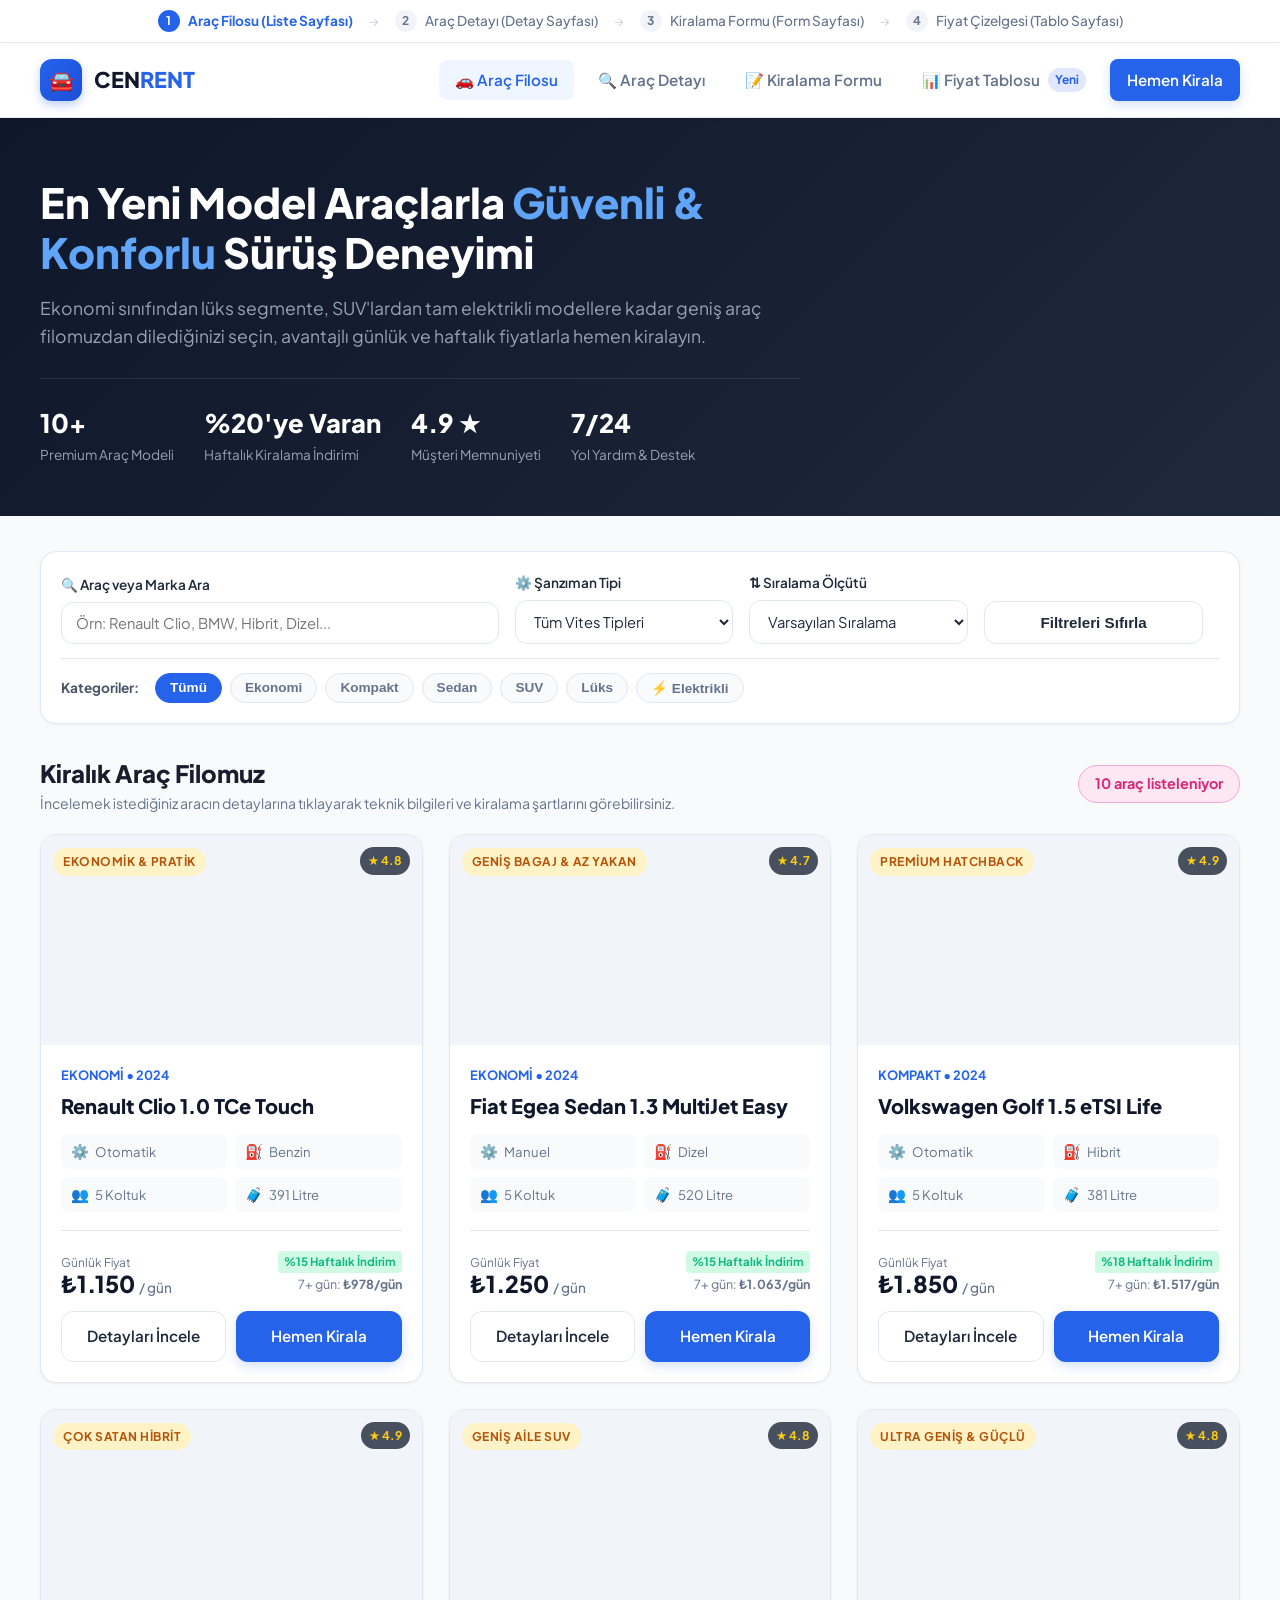
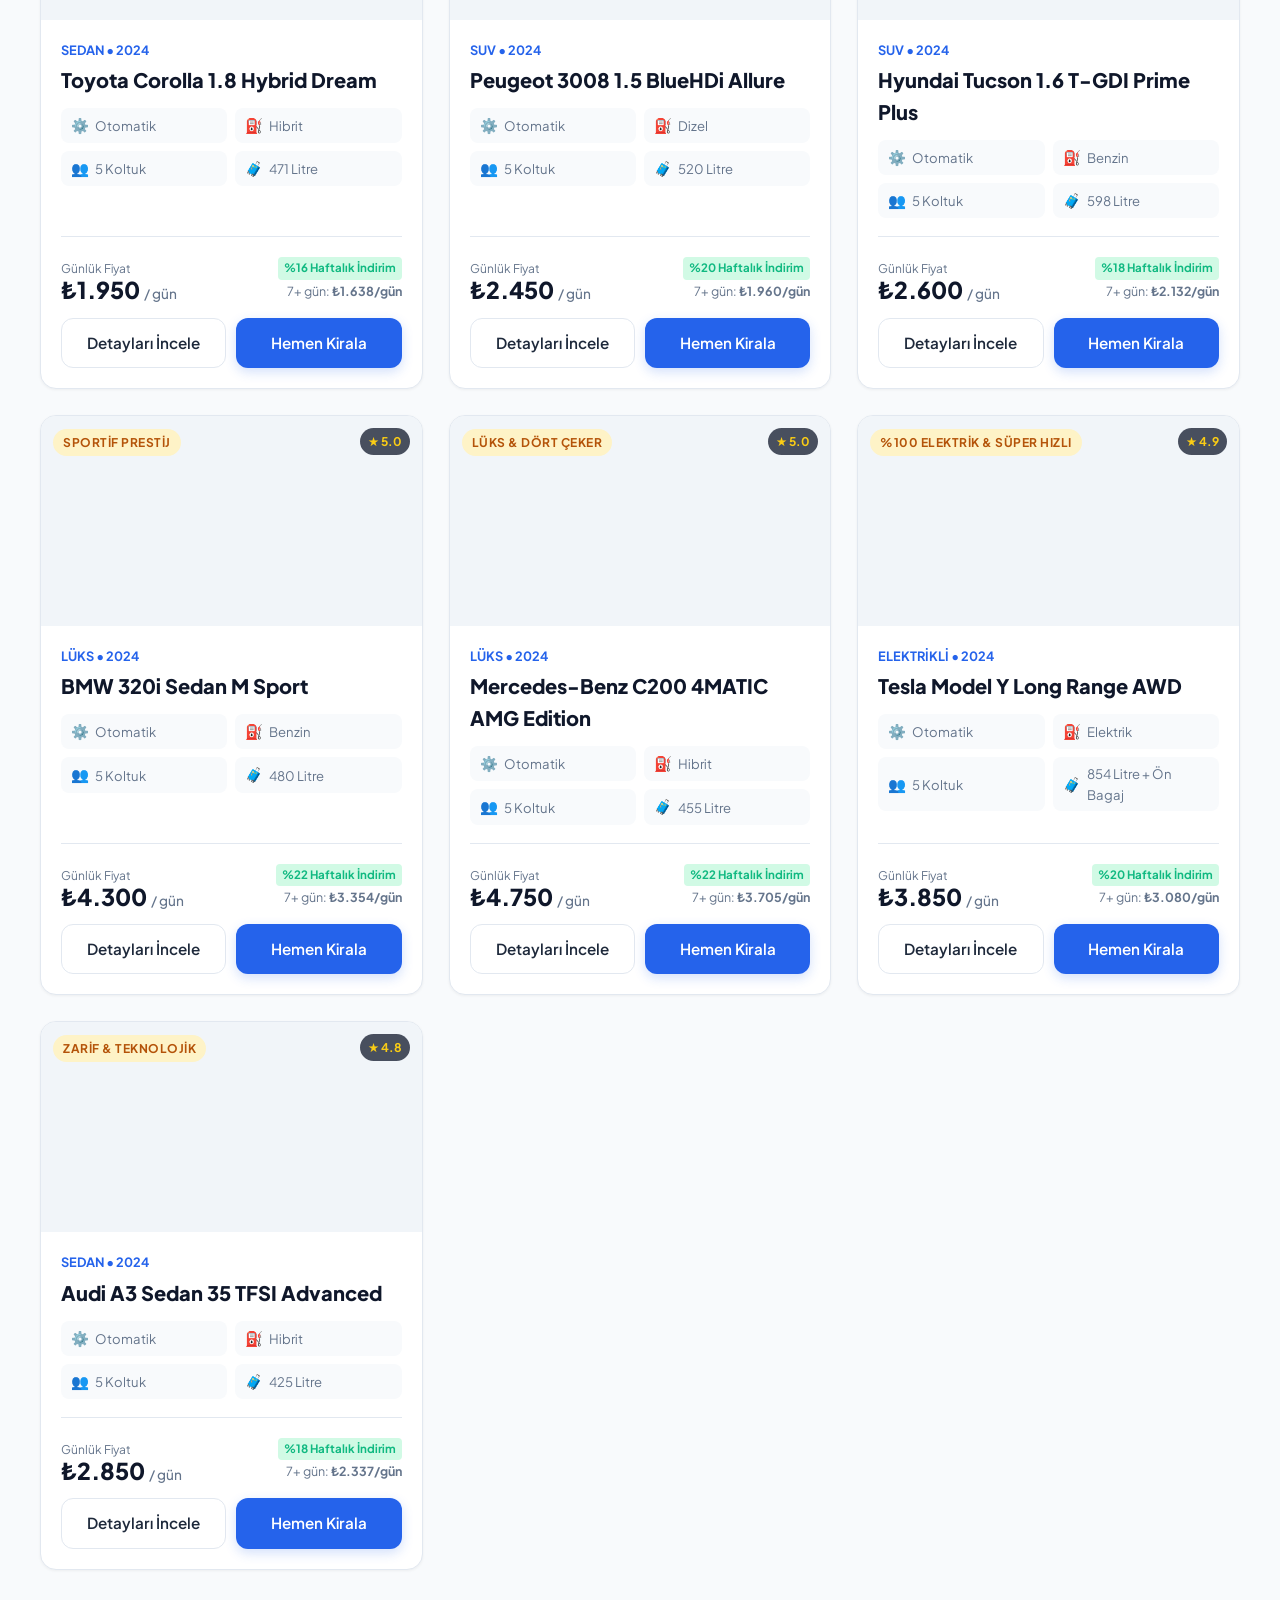
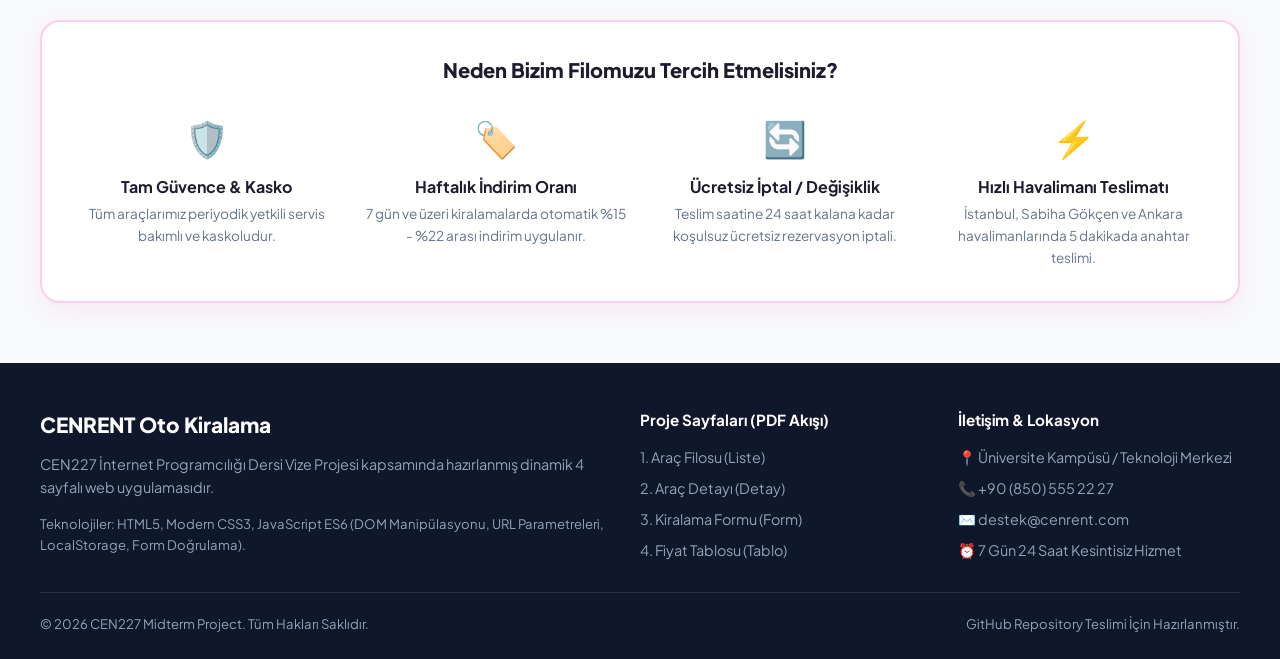
<file: index.html>
<!DOCTYPE html>
<html lang="tr">

<head>
  <meta charset="UTF-8">
  <meta name="viewport" content="width=device-width, initial-scale=1.0">
  <title>Araç Filosu | CEN227 Rent a Car</title>
  <link rel="stylesheet" href="css/style.css">
  <link rel="icon"
    href="data:image/svg+xml,<svg xmlns=%22http://www.w3.org/2000/svg%22 viewBox=%220 0 100 100%22><text y=%22.9em%22 font-size=%2290%22>🚗</text></svg>">
</head>

<body>

  <!-- Proje Akış Çubuğu (PDF Gereksinimi: 1. Liste -> 2. Detay -> 3. Form -> 4. Tablo) -->
  <div class="flow-bar">
    <div class="container">
      <div class="flow-steps">
        <div class="flow-step active" data-page="index.html">
          <div class="flow-step-num">1</div>
          <span>Araç Filosu (Liste Sayfası)</span>
        </div>
        <div class="flow-divider">→</div>
        <div class="flow-step" data-page="detail.html">
          <div class="flow-step-num">2</div>
          <span>Araç Detayı (Detay Sayfası)</span>
        </div>
        <div class="flow-divider">→</div>
        <div class="flow-step" data-page="booking.html">
          <div class="flow-step-num">3</div>
          <span>Kiralama Formu (Form Sayfası)</span>
        </div>
        <div class="flow-divider">→</div>
        <div class="flow-step" data-page="pricing.html">
          <div class="flow-step-num">4</div>
          <span>Fiyat Çizelgesi (Tablo Sayfası)</span>
        </div>
      </div>
    </div>
  </div>

  <!-- Ana Navigasyon Çubuğu -->
  <header class="navbar">
    <div class="container nav-container">
      <a href="index.html" class="brand-logo">
        <div class="brand-icon">🚘</div>
        <div class="brand-text">CEN<span>RENT</span></div>
      </a>

      <button class="mobile-toggle" aria-label="Menüyü Aç/Kapat">☰</button>

      <ul class="nav-links">
        <li><a href="index.html" class="active">🚗 Araç Filosu</a></li>
        <li><a href="detail.html?id=1">🔍 Araç Detayı</a></li>
        <li><a href="booking.html">📝 Kiralama Formu</a></li>
        <li><a href="pricing.html">📊 Fiyat Tablosu <span class="nav-badge">Yeni</span></a></li>
        <li><a href="booking.html" class="btn btn-sm btn-primary nav-cta">Hemen Kirala</a></li>
      </ul>
    </div>
  </header>

  <!-- Hero Bölümü -->
  <section class="hero-section">
    <div class="container">
      <div class="hero-content">
        <h1 class="hero-title">En Yeni Model Araçlarla <span>Güvenli & Konforlu</span> Sürüş Deneyimi</h1>
        <p class="hero-desc">Ekonomi sınıfından lüks segmente, SUV'lardan tam elektrikli modellere kadar geniş araç
          filomuzdan dilediğinizi seçin, avantajlı günlük ve haftalık fiyatlarla hemen kiralayın.</p>

        <div class="hero-stats">
          <div class="hero-stat-item">
            <h3>10+</h3>
            <p>Premium Araç Modeli</p>
          </div>
          <div class="hero-stat-item">
            <h3>%20'ye Varan</h3>
            <p>Haftalık Kiralama İndirimi</p>
          </div>
          <div class="hero-stat-item">
            <h3>4.9 ★</h3>
            <p>Müşteri Memnuniyeti</p>
          </div>
          <div class="hero-stat-item">
            <h3>7/24</h3>
            <p>Yol Yardım & Destek</p>
          </div>
        </div>
      </div>
    </div>
  </section>

  <!-- Filtreler ve Araç Listesi Ana İçeriği -->
  <main class="container" style="margin-top: 35px;">

    <!-- Arama ve Filtreleme Kartı -->
    <div class="filter-card">
      <div class="filter-grid">
        <div class="form-group">
          <label class="form-label" for="fleet-search">🔍 Araç veya Marka Ara</label>
          <input type="text" id="fleet-search" class="form-control"
            placeholder="Örn: Renault Clio, BMW, Hibrit, Dizel...">
        </div>

        <div class="form-group">
          <label class="form-label" for="transmission-filter">⚙️ Şanzıman Tipi</label>
          <select id="transmission-filter" class="form-select">
            <option value="all">Tüm Vites Tipleri</option>
            <option value="Otomatik">Yalnızca Otomatik</option>
            <option value="Manuel">Yalnızca Manuel</option>
          </select>
        </div>

        <div class="form-group">
          <label class="form-label" for="sort-select">⇅ Sıralama Ölçütü</label>
          <select id="sort-select" class="form-select">
            <option value="default">Varsayılan Sıralama</option>
            <option value="price-asc">Fiyat: Düşükten Yükseğe</option>
            <option value="price-desc">Fiyat: Yüksekten Düşüğe</option>
            <option value="rating-desc">En Yüksek Puanlılar</option>
            <option value="brand-asc">Marka Adına Göre (A-Z)</option>
          </select>
        </div>

        <div>
          <button id="clear-filters-btn" class="btn btn-outline" style="width: 100%;">
            Filtreleri Sıfırla
          </button>
        </div>
      </div>

      <!-- Kategori Hap Butonları -->
      <div class="category-pills">
        <span
          style="font-size: 0.85rem; font-weight: 700; color: #475569; align-self: center; margin-right: 8px;">Kategoriler:</span>
        <button class="pill-btn active" data-category="all">Tümü</button>
        <button class="pill-btn" data-category="Ekonomi">Ekonomi</button>
        <button class="pill-btn" data-category="Kompakt">Kompakt</button>
        <button class="pill-btn" data-category="Sedan">Sedan</button>
        <button class="pill-btn" data-category="SUV">SUV</button>
        <button class="pill-btn" data-category="Lüks">Lüks</button>
        <button class="pill-btn" data-category="Elektrikli">⚡ Elektrikli</button>
      </div>
    </div>

    <!-- Sonuç Başlığı ve Sayaç -->
    <div
      style="display: flex; justify-content: space-between; align-items: center; margin-bottom: 20px; flex-wrap: wrap; gap: 12px;">
      <div>
        <h2 style="font-size: 1.5rem; font-weight: 800; color: #1e1b2e;">Kiralık Araç Filomuz</h2>
        <p style="font-size: 0.88rem; color: #64748b;">İncelemek istediğiniz aracın detaylarına tıklayarak teknik
          bilgileri ve kiralama şartlarını görebilirsiniz.</p>
      </div>
      <div id="fleet-result-count"
        style="font-size: 0.9rem; font-weight: 700; color: #db2777; background: #fce7f3; border: 1.5px solid #f9a8d4; padding: 6px 16px; border-radius: 20px;">
        Yükleniyor...
      </div>
    </div>

    <!-- Dinamik Araç Kartları Grid (fleet.js tarafından doldurulur) -->
    <div id="fleet-grid-container" class="car-grid">
      <!-- JavaScript dinamik kart render alanı -->
    </div>

    <!-- Avantajlar Bilgi Kutusu -->
    <div
      style="background: #ffffff; border: 2px solid #fbcfe8; border-radius: 20px; padding: 32px; margin-bottom: 60px; box-shadow: 0 8px 24px rgba(244, 114, 182, 0.12);">
      <h3 style="font-size: 1.25rem; font-weight: 800; color: #1e1b2e; margin-bottom: 24px; text-align: center;">
        Neden Bizim Filomuzu Tercih Etmelisiniz?</h3>
      <div
        style="display: grid; grid-template-columns: repeat(auto-fit, minmax(220px, 1fr)); gap: 24px; text-align: center;">
        <div>
          <div style="font-size: 2.2rem; margin-bottom: 8px;">🛡️</div>
          <h4 style="font-weight: 700; font-size: 1rem; margin-bottom: 4px; color: #1e1b2e;">Tam Güvence & Kasko
          </h4>
          <p style="font-size: 0.85rem; color: #64748b;">Tüm araçlarımız periyodik yetkili servis bakımlı ve
            kaskoludur.</p>
        </div>
        <div>
          <div style="font-size: 2.2rem; margin-bottom: 8px;">🏷️</div>
          <h4 style="font-weight: 700; font-size: 1rem; margin-bottom: 4px; color: #1e1b2e;">Haftalık İndirim
            Oranı</h4>
          <p style="font-size: 0.85rem; color: #64748b;">7 gün ve üzeri kiralamalarda otomatik %15 - %22 arası
            indirim uygulanır.</p>
        </div>
        <div>
          <div style="font-size: 2.2rem; margin-bottom: 8px;">🔄</div>
          <h4 style="font-weight: 700; font-size: 1rem; margin-bottom: 4px; color: #1e1b2e;">Ücretsiz İptal /
            Değişiklik</h4>
          <p style="font-size: 0.85rem; color: #64748b;">Teslim saatine 24 saat kalana kadar koşulsuz ücretsiz
            rezervasyon iptali.</p>
        </div>
        <div>
          <div style="font-size: 2.2rem; margin-bottom: 8px;">⚡</div>
          <h4 style="font-weight: 700; font-size: 1rem; margin-bottom: 4px; color: #1e1b2e;">Hızlı Havalimanı
            Teslimatı</h4>
          <p style="font-size: 0.85rem; color: #64748b;">İstanbul, Sabiha Gökçen ve Ankara havalimanlarında 5
            dakikada anahtar teslimi.</p>
        </div>
      </div>
    </div>

  </main>

  <!-- Alt Bilgi (Footer) -->
  <footer class="footer">
    <div class="container">
      <div class="footer-grid">
        <div class="footer-brand">
          <h4>CENRENT Oto Kiralama</h4>
          <p>CEN227 İnternet Programcılığı Dersi Vize Projesi kapsamında hazırlanmış dinamik 4 sayfalı web
            uygulamasıdır.</p>
          <div style="margin-top: 14px; font-size: 0.82rem; color: #94a3b8;">
            Teknolojiler: HTML5, Modern CSS3, JavaScript ES6 (DOM Manipülasyonu, URL Parametreleri, LocalStorage, Form
            Doğrulama).
          </div>
        </div>
        <div class="footer-links">
          <h5>Proje Sayfaları (PDF Akışı)</h5>
          <ul>
            <li><a href="index.html">1. Araç Filosu (Liste)</a></li>
            <li><a href="detail.html?id=1">2. Araç Detayı (Detay)</a></li>
            <li><a href="booking.html">3. Kiralama Formu (Form)</a></li>
            <li><a href="pricing.html">4. Fiyat Tablosu (Tablo)</a></li>
          </ul>
        </div>
        <div class="footer-links">
          <h5>İletişim & Lokasyon</h5>
          <ul>
            <li>📍 Üniversite Kampüsü / Teknoloji Merkezi</li>
            <li>📞 +90 (850) 555 22 27</li>
            <li>✉️ destek@cenrent.com</li>
            <li>⏰ 7 Gün 24 Saat Kesintisiz Hizmet</li>
          </ul>
        </div>
      </div>
      <div class="footer-bottom">
        <div>&copy; 2026 CEN227 Midterm Project. Tüm Hakları Saklıdır.</div>
        <div>GitHub Repository Teslimi İçin Hazırlanmıştır.</div>
      </div>
    </div>
  </footer>

  <!-- Scriptler -->
  <script src="js/cars-data.js"></script>
  <script src="js/main.js"></script>
  <script src="js/fleet.js"></script>
</body>

</html>
</file>
<file: css/style.css>
/* 
  CEN227 Internet Programming Midterm Project
  Modern CSS Stylesheet (style.css)
*/

@import url('https://fonts.googleapis.com/css2?family=Plus+Jakarta+Sans:wght@300;400;500;600;700;800&display=swap');

:root {
  --primary: #2563eb;
  --primary-hover: #1d4ed8;
  --primary-light: #eff6ff;
  --primary-border: #bfdbfe;
  --accent: #f59e0b;
  --accent-light: #fef3c7;
  --success: #10b981;
  --success-light: #d1fae5;
  --danger: #ef4444;
  --danger-light: #fee2e2;
  --dark: #0f172a;
  --dark-surface: #1e293b;
  --text-main: #1e293b;
  --text-muted: #64748b;
  --bg-light: #f8fafc;
  --bg-white: #ffffff;
  --border-color: #e2e8f0;
  --border-focus: #3b82f6;
  --radius-sm: 8px;
  --radius-md: 12px;
  --radius-lg: 16px;
  --radius-xl: 24px;
  --shadow-sm: 0 1px 3px rgba(0,0,0,0.05);
  --shadow-md: 0 4px 6px -1px rgba(0,0,0,0.08), 0 2px 4px -2px rgba(0,0,0,0.05);
  --shadow-lg: 0 10px 25px -5px rgba(0,0,0,0.08), 0 8px 10px -6px rgba(0,0,0,0.04);
  --shadow-xl: 0 20px 30px -10px rgba(37,99,235,0.15);
  --transition: all 0.25s ease-in-out;
}

* {
  margin: 0;
  padding: 0;
  box-sizing: border-box;
}

body {
  font-family: 'Plus Jakarta Sans', -apple-system, BlinkMacSystemFont, "Segoe UI", Roboto, sans-serif;
  color: var(--text-main);
  background-color: var(--bg-light);
  line-height: 1.6;
  min-height: 100vh;
  display: flex;
  flex-direction: column;
}

a {
  color: inherit;
  text-decoration: none;
  transition: var(--transition);
}

img {
  max-width: 100%;
  height: auto;
  display: block;
}

.container {
  width: 100%;
  max-width: 1240px;
  margin: 0 auto;
  padding: 0 20px;
}

/* ==========================================================================
   Navigation Bar
   ========================================================================== */
.navbar {
  background-color: #ffffff;
  border-bottom: 1px solid var(--border-color);
  position: sticky;
  top: 0;
  z-index: 1000;
  box-shadow: var(--shadow-sm);
}

.nav-container {
  display: flex;
  align-items: center;
  justify-content: space-between;
  height: 74px;
}

.brand-logo {
  display: flex;
  align-items: center;
  gap: 12px;
  font-weight: 800;
  font-size: 1.35rem;
  color: var(--dark);
}

.brand-icon {
  width: 42px;
  height: 42px;
  background: linear-gradient(135deg, var(--primary), #1d4ed8);
  color: #fff;
  border-radius: var(--radius-md);
  display: flex;
  align-items: center;
  justify-content: center;
  font-size: 1.25rem;
  box-shadow: 0 4px 10px rgba(37,99,235,0.3);
}

.brand-text span {
  color: var(--primary);
}

.nav-links {
  display: flex;
  align-items: center;
  list-style: none;
  gap: 8px;
}

.nav-links a {
  padding: 8px 16px;
  font-weight: 600;
  font-size: 0.95rem;
  color: var(--text-muted);
  border-radius: var(--radius-sm);
  display: flex;
  align-items: center;
  gap: 8px;
}

.nav-links a:hover {
  color: var(--primary);
  background-color: var(--primary-light);
}

.nav-links a.active {
  color: var(--primary);
  background-color: var(--primary-light);
}

.nav-badge {
  font-size: 0.75rem;
  background-color: #e0e7ff;
  color: var(--primary);
  padding: 2px 7px;
  border-radius: 20px;
  font-weight: 700;
}

.nav-cta {
  background-color: var(--primary);
  color: #fff !important;
  box-shadow: 0 4px 12px rgba(37, 99, 235, 0.25);
}

.nav-cta:hover {
  background-color: var(--primary-hover) !important;
  transform: translateY(-1px);
}

.mobile-toggle {
  display: none;
  background: none;
  border: none;
  font-size: 1.5rem;
  cursor: pointer;
  color: var(--dark);
}

/* Flow Step Indicator (PDF Flow: Liste -> Detay -> Form -> Tablo) */
.flow-bar {
  background: #ffffff;
  border-bottom: 1px solid var(--border-color);
  padding: 10px 0;
  font-size: 0.85rem;
}

.flow-steps {
  display: flex;
  align-items: center;
  justify-content: center;
  gap: 16px;
  flex-wrap: wrap;
}

.flow-step {
  display: flex;
  align-items: center;
  gap: 8px;
  color: var(--text-muted);
  font-weight: 500;
}

.flow-step.active {
  color: var(--primary);
  font-weight: 700;
}

.flow-step-num {
  width: 22px;
  height: 22px;
  border-radius: 50%;
  background: #f1f5f9;
  display: flex;
  align-items: center;
  justify-content: center;
  font-size: 0.75rem;
  font-weight: 700;
}

.flow-step.active .flow-step-num {
  background: var(--primary);
  color: #fff;
}

.flow-divider {
  color: #cbd5e1;
}

/* ==========================================================================
   Buttons & Badges
   ========================================================================== */
.btn {
  display: inline-flex;
  align-items: center;
  justify-content: center;
  gap: 8px;
  padding: 12px 22px;
  font-size: 0.95rem;
  font-weight: 600;
  border-radius: var(--radius-md);
  border: 1px solid transparent;
  cursor: pointer;
  transition: var(--transition);
  text-align: center;
}

.btn-primary {
  background-color: var(--primary);
  color: #fff;
  box-shadow: 0 4px 12px rgba(37, 99, 235, 0.2);
}

.btn-primary:hover {
  background-color: var(--primary-hover);
  box-shadow: 0 6px 16px rgba(37, 99, 235, 0.3);
  transform: translateY(-2px);
}

.btn-outline {
  background-color: transparent;
  border-color: var(--border-color);
  color: var(--text-main);
}

.btn-outline:hover {
  border-color: var(--primary);
  color: var(--primary);
  background-color: var(--primary-light);
}

.btn-outline-primary {
  background-color: transparent;
  border-color: var(--primary);
  color: var(--primary);
}

.btn-outline-primary:hover {
  background-color: var(--primary);
  color: #ffffff;
}

.btn-sm {
  padding: 7px 14px;
  font-size: 0.85rem;
  border-radius: var(--radius-sm);
}

.btn-block {
  width: 100%;
}

.badge {
  display: inline-flex;
  align-items: center;
  gap: 5px;
  padding: 4px 10px;
  font-size: 0.75rem;
  font-weight: 700;
  border-radius: 30px;
  text-transform: uppercase;
  letter-spacing: 0.5px;
}

.badge-primary {
  background-color: var(--primary-light);
  color: var(--primary);
}

.badge-accent {
  background-color: var(--accent-light);
  color: #b45309;
}

.badge-success {
  background-color: var(--success-light);
  color: #047857;
}

.badge-dark {
  background-color: var(--dark);
  color: #fff;
}

/* ==========================================================================
   Page Headers & Hero Sections
   ========================================================================== */
.hero-section {
  background: linear-gradient(135deg, #0f172a 0%, #1e293b 100%);
  color: #ffffff;
  padding: 60px 0 50px;
  position: relative;
  overflow: hidden;
}

.hero-content {
  max-width: 760px;
}

.hero-subtitle {
  display: inline-block;
  background: rgba(37, 99, 235, 0.25);
  color: #93c5fd;
  border: 1px solid rgba(147, 197, 253, 0.3);
  padding: 5px 14px;
  border-radius: 30px;
  font-size: 0.85rem;
  font-weight: 600;
  margin-bottom: 16px;
}

.hero-title {
  font-size: 2.6rem;
  font-weight: 800;
  line-height: 1.2;
  margin-bottom: 16px;
}

.hero-title span {
  color: #60a5fa;
}

.hero-desc {
  font-size: 1.1rem;
  color: #94a3b8;
  margin-bottom: 24px;
}

.hero-stats {
  display: flex;
  gap: 30px;
  margin-top: 28px;
  border-top: 1px solid rgba(255,255,255,0.1);
  padding-top: 24px;
}

.hero-stat-item h3 {
  font-size: 1.6rem;
  font-weight: 800;
  color: #ffffff;
}

.hero-stat-item p {
  font-size: 0.85rem;
  color: #94a3b8;
}

/* Standard Page Title Header */
.page-header {
  background-color: #ffffff;
  border-bottom: 1px solid var(--border-color);
  padding: 36px 0;
  margin-bottom: 36px;
}

.page-header-content {
  display: flex;
  justify-content: space-between;
  align-items: center;
  flex-wrap: wrap;
  gap: 16px;
}

.page-title {
  font-size: 1.85rem;
  font-weight: 800;
  color: var(--dark);
}

.page-subtitle {
  color: var(--text-muted);
  font-size: 0.95rem;
  margin-top: 4px;
}

/* Breadcrumbs */
.breadcrumb {
  display: flex;
  align-items: center;
  gap: 8px;
  font-size: 0.85rem;
  color: var(--text-muted);
  margin-bottom: 10px;
}

.breadcrumb a:hover {
  color: var(--primary);
}

.breadcrumb-separator {
  color: #cbd5e1;
}

/* ==========================================================================
   Filters and Search Bar
   ========================================================================== */
.filter-card {
  background: #ffffff;
  border: 1px solid var(--border-color);
  border-radius: var(--radius-lg);
  padding: 20px;
  margin-bottom: 30px;
  box-shadow: var(--shadow-sm);
}

.filter-grid {
  display: grid;
  grid-template-columns: 2fr 1fr 1fr 1fr auto;
  gap: 16px;
  align-items: end;
}

.form-group {
  display: flex;
  flex-direction: column;
  gap: 6px;
}

.form-label {
  font-size: 0.85rem;
  font-weight: 600;
  color: var(--text-main);
  display: flex;
  align-items: center;
  gap: 6px;
}

.form-control, .form-select {
  width: 100%;
  padding: 11px 14px;
  font-size: 0.92rem;
  font-family: inherit;
  border: 1px solid var(--border-color);
  border-radius: var(--radius-md);
  background-color: #ffffff;
  color: var(--text-main);
  transition: var(--transition);
  outline: none;
}

.form-control:focus, .form-select:focus {
  border-color: var(--border-focus);
  box-shadow: 0 0 0 3px rgba(59, 130, 246, 0.15);
}

.form-hint {
  font-size: 0.78rem;
  color: var(--text-muted);
}

.form-error {
  font-size: 0.8rem;
  color: var(--danger);
  font-weight: 500;
  margin-top: 2px;
  display: none;
}

.form-control.is-invalid, .form-select.is-invalid {
  border-color: var(--danger);
  background-color: #fffafb;
}

.form-control.is-valid, .form-select.is-valid {
  border-color: var(--success);
}

/* Category Filter Pills */
.category-pills {
  display: flex;
  gap: 8px;
  flex-wrap: wrap;
  margin-top: 14px;
  padding-top: 14px;
  border-top: 1px solid var(--border-color);
}

.pill-btn {
  background: var(--bg-light);
  border: 1px solid var(--border-color);
  padding: 6px 14px;
  border-radius: 20px;
  font-size: 0.85rem;
  font-weight: 600;
  color: var(--text-muted);
  cursor: pointer;
  transition: var(--transition);
}

.pill-btn:hover, .pill-btn.active {
  background: var(--primary);
  color: #fff;
  border-color: var(--primary);
}

/* ==========================================================================
   Fleet / Car Cards Grid (Page 1 - Liste)
   ========================================================================== */
.car-grid {
  display: grid;
  grid-template-columns: repeat(auto-fill, minmax(340px, 1fr));
  gap: 26px;
  margin-bottom: 50px;
}

.car-card {
  background: #ffffff;
  border: 1px solid var(--border-color);
  border-radius: var(--radius-lg);
  overflow: hidden;
  box-shadow: var(--shadow-sm);
  transition: var(--transition);
  display: flex;
  flex-direction: column;
  position: relative;
}

.car-card:hover {
  transform: translateY(-6px);
  box-shadow: var(--shadow-xl);
  border-color: var(--primary-border);
}

.car-image-box {
  position: relative;
  height: 210px;
  background-color: #f1f5f9;
  overflow: hidden;
}

.car-image-box img {
  width: 100%;
  height: 100%;
  object-fit: cover;
  transition: transform 0.4s ease;
}

.car-card:hover .car-image-box img {
  transform: scale(1.05);
}

.car-badge-top {
  position: absolute;
  top: 12px;
  left: 12px;
  z-index: 2;
}

.car-rating-top {
  position: absolute;
  top: 12px;
  right: 12px;
  z-index: 2;
  background: rgba(15, 23, 42, 0.75);
  backdrop-filter: blur(4px);
  color: #facc15;
  padding: 4px 8px;
  border-radius: 20px;
  font-size: 0.75rem;
  font-weight: 700;
  display: flex;
  align-items: center;
  gap: 4px;
}

.car-body {
  padding: 20px;
  display: flex;
  flex-direction: column;
  flex-grow: 1;
}

.car-category-sub {
  font-size: 0.8rem;
  font-weight: 700;
  text-transform: uppercase;
  color: var(--primary);
  margin-bottom: 4px;
}

.car-title {
  font-size: 1.25rem;
  font-weight: 800;
  color: var(--dark);
  margin-bottom: 12px;
}

.car-specs-chips {
  display: grid;
  grid-template-columns: repeat(2, 1fr);
  gap: 8px;
  margin-bottom: 18px;
}

.spec-chip {
  display: flex;
  align-items: center;
  gap: 6px;
  font-size: 0.82rem;
  color: var(--text-muted);
  background: var(--bg-light);
  padding: 6px 10px;
  border-radius: var(--radius-sm);
}

.spec-chip i, .spec-chip span.icon {
  font-size: 0.9rem;
  color: var(--primary);
}

.car-price-box {
  margin-top: auto;
  padding-top: 16px;
  border-top: 1px solid var(--border-color);
  display: flex;
  align-items: flex-end;
  justify-content: space-between;
  margin-bottom: 16px;
}

.price-meta {
  font-size: 0.75rem;
  color: var(--text-muted);
}

.price-main {
  font-size: 1.45rem;
  font-weight: 800;
  color: var(--dark);
  line-height: 1;
}

.price-main span {
  font-size: 0.85rem;
  font-weight: 500;
  color: var(--text-muted);
}

.weekly-tag {
  font-size: 0.72rem;
  color: var(--success);
  font-weight: 700;
  background: var(--success-light);
  padding: 2px 6px;
  border-radius: 4px;
  margin-top: 3px;
  display: inline-block;
}

.car-actions {
  display: grid;
  grid-template-columns: 1fr 1fr;
  gap: 10px;
}

/* ==========================================================================
   Detail Page (Page 2 - Detay)
   ========================================================================== */
.detail-layout {
  display: grid;
  grid-template-columns: 1.4fr 1fr;
  gap: 32px;
  margin-bottom: 50px;
}

.detail-main {
  display: flex;
  flex-direction: column;
  gap: 24px;
}

.detail-gallery {
  background: #ffffff;
  border: 1px solid var(--border-color);
  border-radius: var(--radius-lg);
  overflow: hidden;
  box-shadow: var(--shadow-sm);
}

.detail-main-img-box {
  width: 100%;
  height: 380px;
  background: #f1f5f9;
  position: relative;
}

.detail-main-img-box img {
  width: 100%;
  height: 100%;
  object-fit: cover;
}

.detail-card {
  background: #ffffff;
  border: 1px solid var(--border-color);
  border-radius: var(--radius-lg);
  padding: 24px;
  box-shadow: var(--shadow-sm);
}

.detail-card-title {
  font-size: 1.2rem;
  font-weight: 700;
  color: var(--dark);
  margin-bottom: 16px;
  display: flex;
  align-items: center;
  gap: 8px;
}

.specs-grid {
  display: grid;
  grid-template-columns: repeat(auto-fit, minmax(180px, 1fr));
  gap: 16px;
}

.spec-item {
  background: var(--bg-light);
  border-radius: var(--radius-md);
  padding: 14px;
  display: flex;
  flex-direction: column;
  gap: 4px;
}

.spec-item-label {
  font-size: 0.8rem;
  color: var(--text-muted);
  display: flex;
  align-items: center;
  gap: 6px;
}

.spec-item-value {
  font-size: 1rem;
  font-weight: 700;
  color: var(--dark);
}

.features-list {
  display: grid;
  grid-template-columns: repeat(auto-fit, minmax(220px, 1fr));
  gap: 12px;
  list-style: none;
}

.features-list li {
  display: flex;
  align-items: center;
  gap: 10px;
  font-size: 0.9rem;
  color: var(--text-main);
  background: var(--bg-light);
  padding: 10px 14px;
  border-radius: var(--radius-sm);
}

.features-list li span.check {
  color: var(--success);
  font-weight: 800;
  font-size: 1rem;
}

/* Detail Sticky Booking Widget */
.detail-sidebar {
  display: flex;
  flex-direction: column;
  gap: 24px;
}

.booking-widget-card {
  background: #ffffff;
  border: 2px solid var(--primary-border);
  border-radius: var(--radius-lg);
  padding: 24px;
  box-shadow: var(--shadow-lg);
  position: sticky;
  top: 90px;
}

.widget-price-head {
  display: flex;
  justify-content: space-between;
  align-items: baseline;
  border-bottom: 1px solid var(--border-color);
  padding-bottom: 16px;
  margin-bottom: 20px;
}

.widget-days-slider {
  margin-bottom: 20px;
}

.slider-label-row {
  display: flex;
  justify-content: space-between;
  font-size: 0.85rem;
  font-weight: 600;
  margin-bottom: 6px;
}

.range-slider {
  width: 100%;
  accent-color: var(--primary);
  height: 6px;
  border-radius: 4px;
  cursor: pointer;
}

.widget-calc-table {
  background: var(--bg-light);
  border-radius: var(--radius-md);
  padding: 14px;
  margin-bottom: 20px;
}

.widget-calc-row {
  display: flex;
  justify-content: space-between;
  font-size: 0.88rem;
  margin-bottom: 8px;
}

.widget-calc-row.total-row {
  border-top: 1px dashed var(--border-color);
  padding-top: 10px;
  margin-top: 10px;
  font-size: 1.05rem;
  font-weight: 800;
  color: var(--dark);
}

.rental-conditions-card {
  background: #ffffff;
  border: 1px solid var(--border-color);
  border-radius: var(--radius-lg);
  padding: 20px;
}

.condition-item {
  display: flex;
  align-items: center;
  gap: 12px;
  padding: 10px 0;
  border-bottom: 1px solid var(--border-color);
}

.condition-item:last-child {
  border-bottom: none;
}

.condition-icon {
  width: 36px;
  height: 36px;
  border-radius: 50%;
  background: var(--primary-light);
  color: var(--primary);
  display: flex;
  align-items: center;
  justify-content: center;
  font-size: 1rem;
}

/* ==========================================================================
   Form Page (Page 3 - Kiralama Formu)
   ========================================================================== */
.booking-layout {
  display: grid;
  grid-template-columns: 1.6fr 1fr;
  gap: 32px;
  margin-bottom: 60px;
}

.form-box {
  background: #ffffff;
  border: 1px solid var(--border-color);
  border-radius: var(--radius-lg);
  padding: 28px;
  box-shadow: var(--shadow-sm);
  margin-bottom: 24px;
}

.form-box-title {
  font-size: 1.2rem;
  font-weight: 700;
  color: var(--dark);
  margin-bottom: 20px;
  display: flex;
  align-items: center;
  gap: 10px;
  border-bottom: 1px solid var(--border-color);
  padding-bottom: 12px;
}

.form-box-title span.step-badge {
  background: var(--primary);
  color: #fff;
  width: 26px;
  height: 26px;
  border-radius: 50%;
  display: inline-flex;
  align-items: center;
  justify-content: center;
  font-size: 0.8rem;
}

.form-row {
  display: grid;
  grid-template-columns: 1fr 1fr;
  gap: 16px;
  margin-bottom: 16px;
}

.form-row.single {
  grid-template-columns: 1fr;
}

/* Checkbox Extras */
.extras-grid {
  display: grid;
  grid-template-columns: 1fr 1fr;
  gap: 14px;
}

.extra-checkbox-card {
  border: 1px solid var(--border-color);
  border-radius: var(--radius-md);
  padding: 14px;
  display: flex;
  align-items: flex-start;
  gap: 12px;
  cursor: pointer;
  transition: var(--transition);
  background: var(--bg-light);
}

.extra-checkbox-card:hover {
  border-color: var(--primary);
  background: #fff;
}

.extra-checkbox-card input[type="checkbox"] {
  margin-top: 4px;
  width: 18px;
  height: 18px;
  accent-color: var(--primary);
}

.extra-info h4 {
  font-size: 0.9rem;
  font-weight: 700;
  color: var(--dark);
}

.extra-info p {
  font-size: 0.78rem;
  color: var(--text-muted);
}

.extra-info .extra-price {
  font-size: 0.85rem;
  font-weight: 700;
  color: var(--primary);
  margin-top: 4px;
}

/* Form Sidebar Summary */
.summary-sticky {
  position: sticky;
  top: 90px;
  display: flex;
  flex-direction: column;
  gap: 20px;
}

.summary-card {
  background: #ffffff;
  border: 1px solid var(--border-color);
  border-radius: var(--radius-lg);
  overflow: hidden;
  box-shadow: var(--shadow-md);
}

.summary-header {
  background: var(--dark);
  color: #fff;
  padding: 18px 20px;
}

.summary-header h3 {
  font-size: 1.15rem;
  font-weight: 700;
}

.summary-body {
  padding: 20px;
}

.summary-car-preview {
  display: flex;
  gap: 14px;
  padding-bottom: 16px;
  border-bottom: 1px solid var(--border-color);
  margin-bottom: 16px;
}

.summary-car-img {
  width: 90px;
  height: 60px;
  border-radius: var(--radius-sm);
  object-fit: cover;
  background: #f1f5f9;
}

.summary-car-info h4 {
  font-size: 1rem;
  font-weight: 800;
  color: var(--dark);
}

.summary-car-info p {
  font-size: 0.8rem;
  color: var(--text-muted);
}

.summary-breakdown {
  display: flex;
  flex-direction: column;
  gap: 10px;
  font-size: 0.88rem;
}

.summary-item {
  display: flex;
  justify-content: space-between;
  color: var(--text-muted);
}

.summary-item.strong {
  color: var(--text-main);
  font-weight: 600;
}

.summary-item.discount {
  color: var(--success);
  font-weight: 600;
}

.summary-total {
  border-top: 2px dashed var(--border-color);
  padding-top: 14px;
  margin-top: 14px;
  display: flex;
  justify-content: space-between;
  align-items: baseline;
}

.summary-total .total-label {
  font-size: 1rem;
  font-weight: 700;
  color: var(--dark);
}

.summary-total .total-amount {
  font-size: 1.6rem;
  font-weight: 800;
  color: var(--primary);
}

/* ==========================================================================
   Table Page (Page 4 - Fiyat Tablosu)
   ========================================================================== */
.stats-overview {
  display: grid;
  grid-template-columns: repeat(auto-fit, minmax(220px, 1fr));
  gap: 20px;
  margin-bottom: 30px;
}

.stat-metric-card {
  background: #ffffff;
  border: 1px solid var(--border-color);
  border-radius: var(--radius-lg);
  padding: 20px;
  display: flex;
  align-items: center;
  gap: 16px;
  box-shadow: var(--shadow-sm);
}

.metric-icon-circle {
  width: 48px;
  height: 48px;
  border-radius: var(--radius-md);
  background: var(--primary-light);
  color: var(--primary);
  display: flex;
  align-items: center;
  justify-content: center;
  font-size: 1.4rem;
}

.metric-info h4 {
  font-size: 0.8rem;
  color: var(--text-muted);
  text-transform: uppercase;
  font-weight: 600;
}

.metric-info .metric-num {
  font-size: 1.5rem;
  font-weight: 800;
  color: var(--dark);
}

.table-container-card {
  background: #ffffff;
  border: 1px solid var(--border-color);
  border-radius: var(--radius-lg);
  box-shadow: var(--shadow-sm);
  overflow: hidden;
  margin-bottom: 40px;
}

.table-toolbar {
  padding: 18px 24px;
  border-bottom: 1px solid var(--border-color);
  display: flex;
  justify-content: space-between;
  align-items: center;
  flex-wrap: wrap;
  gap: 16px;
}

.table-responsive {
  width: 100%;
  overflow-x: auto;
}

.custom-table {
  width: 100%;
  border-collapse: collapse;
  text-align: left;
  font-size: 0.92rem;
}

.custom-table th {
  background-color: #f8fafc;
  color: var(--text-muted);
  font-weight: 700;
  padding: 14px 18px;
  border-bottom: 1px solid var(--border-color);
  white-space: nowrap;
  user-select: none;
  cursor: pointer;
  transition: var(--transition);
}

.custom-table th:hover {
  background-color: #f1f5f9;
  color: var(--dark);
}

.custom-table th span.sort-icon {
  margin-left: 6px;
  font-size: 0.75rem;
  opacity: 0.5;
}

.custom-table td {
  padding: 16px 18px;
  border-bottom: 1px solid var(--border-color);
  vertical-align: middle;
}

.custom-table tr:hover td {
  background-color: #f8fafc;
}

.table-car-cell {
  display: flex;
  align-items: center;
  gap: 12px;
}

.table-car-thumb {
  width: 60px;
  height: 42px;
  border-radius: var(--radius-sm);
  object-fit: cover;
  background: #f1f5f9;
}

.table-car-names h5 {
  font-size: 0.95rem;
  font-weight: 700;
  color: var(--dark);
}

.table-car-names span {
  font-size: 0.75rem;
  color: var(--text-muted);
}

.price-cell-daily {
  font-weight: 800;
  color: var(--dark);
  font-size: 1rem;
}

.price-cell-weekly {
  font-weight: 700;
  color: var(--primary);
  font-size: 0.95rem;
}

.discount-badge-mini {
  background: var(--success-light);
  color: #065f46;
  font-size: 0.7rem;
  font-weight: 700;
  padding: 2px 6px;
  border-radius: 4px;
  margin-left: 4px;
}

/* Comparison Bar Chart (Visual Presentation) */
.chart-card {
  background: #ffffff;
  border: 1px solid var(--border-color);
  border-radius: var(--radius-lg);
  padding: 24px;
  margin-bottom: 40px;
  box-shadow: var(--shadow-sm);
}

.chart-card-title {
  font-size: 1.15rem;
  font-weight: 700;
  color: var(--dark);
  margin-bottom: 20px;
}

.chart-bars-wrap {
  display: flex;
  flex-direction: column;
  gap: 14px;
}

.chart-bar-item {
  display: grid;
  grid-template-columns: 140px 1fr 100px;
  align-items: center;
  gap: 16px;
}

.chart-label {
  font-size: 0.85rem;
  font-weight: 600;
  color: var(--text-main);
  white-space: nowrap;
}

.chart-track {
  height: 24px;
  background: #f1f5f9;
  border-radius: 12px;
  overflow: hidden;
  position: relative;
}

.chart-fill {
  height: 100%;
  background: linear-gradient(90deg, var(--primary), #60a5fa);
  border-radius: 12px;
  transition: width 0.8s ease;
  position: relative;
}

.chart-val {
  font-size: 0.85rem;
  font-weight: 700;
  color: var(--dark);
  text-align: right;
}

/* ==========================================================================
   Modal / Confirmation Popup
   ========================================================================== */
.modal-overlay {
  position: fixed;
  top: 0;
  left: 0;
  width: 100%;
  height: 100%;
  background: rgba(15, 23, 42, 0.6);
  backdrop-filter: blur(5px);
  display: none;
  align-items: center;
  justify-content: center;
  z-index: 2000;
  padding: 20px;
}

.modal-overlay.open {
  display: flex;
  animation: fadeIn 0.25s ease-out;
}

.modal-card {
  background: #ffffff;
  border-radius: var(--radius-xl);
  max-width: 580px;
  width: 100%;
  box-shadow: 0 25px 50px -12px rgba(0, 0, 0, 0.25);
  overflow: hidden;
  animation: slideUp 0.3s ease-out;
}

.modal-header-success {
  background: linear-gradient(135deg, #10b981, #059669);
  color: #fff;
  padding: 30px 24px;
  text-align: center;
}

.modal-success-icon {
  width: 64px;
  height: 64px;
  background: rgba(255, 255, 255, 0.2);
  border-radius: 50%;
  display: inline-flex;
  align-items: center;
  justify-content: center;
  font-size: 2rem;
  margin-bottom: 12px;
}

.modal-header-success h3 {
  font-size: 1.5rem;
  font-weight: 800;
}

.modal-body {
  padding: 24px;
  max-height: 65vh;
  overflow-y: auto;
}

.voucher-box {
  background: var(--bg-light);
  border: 1px dashed var(--border-color);
  border-radius: var(--radius-md);
  padding: 16px;
  margin-bottom: 20px;
}

.voucher-row {
  display: flex;
  justify-content: space-between;
  font-size: 0.88rem;
  padding: 6px 0;
}

.voucher-row.highlight {
  font-weight: 700;
  color: var(--primary);
  border-top: 1px solid var(--border-color);
  margin-top: 6px;
  padding-top: 8px;
}

.modal-actions {
  display: flex;
  gap: 12px;
  justify-content: flex-end;
  padding: 16px 24px;
  background: #f8fafc;
  border-top: 1px solid var(--border-color);
}

@keyframes fadeIn {
  from { opacity: 0; }
  to { opacity: 1; }
}

@keyframes slideUp {
  from { transform: translateY(30px); opacity: 0; }
  to { transform: translateY(0); opacity: 1; }
}

/* ==========================================================================
   Footer
   ========================================================================== */
.footer {
  background-color: var(--dark);
  color: #94a3b8;
  margin-top: auto;
  padding: 45px 0 25px;
  font-size: 0.9rem;
}

.footer-grid {
  display: grid;
  grid-template-columns: 2fr 1fr 1fr;
  gap: 36px;
  margin-bottom: 30px;
}

.footer-brand h4 {
  color: #ffffff;
  font-size: 1.3rem;
  font-weight: 800;
  margin-bottom: 12px;
}

.footer-links h5 {
  color: #ffffff;
  font-size: 0.95rem;
  font-weight: 700;
  margin-bottom: 14px;
}

.footer-links ul {
  list-style: none;
  display: flex;
  flex-direction: column;
  gap: 8px;
}

.footer-links a:hover {
  color: #60a5fa;
}

.footer-bottom {
  border-top: 1px solid rgba(255, 255, 255, 0.1);
  padding-top: 20px;
  display: flex;
  justify-content: space-between;
  align-items: center;
  flex-wrap: wrap;
  gap: 12px;
  font-size: 0.82rem;
}

/* Responsive Styles */
@media (max-width: 992px) {
  .detail-layout, .booking-layout {
    grid-template-columns: 1fr;
  }
  .filter-grid {
    grid-template-columns: 1fr 1fr;
  }
  .footer-grid {
    grid-template-columns: 1fr;
    gap: 24px;
  }
}

@media (max-width: 768px) {
  .nav-links {
    display: none;
    flex-direction: column;
    position: absolute;
    top: 74px;
    left: 0;
    width: 100%;
    background: #ffffff;
    border-bottom: 1px solid var(--border-color);
    padding: 16px;
    box-shadow: var(--shadow-md);
  }
  .nav-links.show {
    display: flex;
  }
  .mobile-toggle {
    display: block;
  }
  .hero-title {
    font-size: 2rem;
  }
  .hero-stats {
    flex-direction: column;
    gap: 12px;
  }
  .form-row, .extras-grid {
    grid-template-columns: 1fr;
  }
  .filter-grid {
    grid-template-columns: 1fr;
  }
  .flow-steps {
    display: none; /* Hide top step bar on very small devices for cleanliness */
  }
}
</file>
